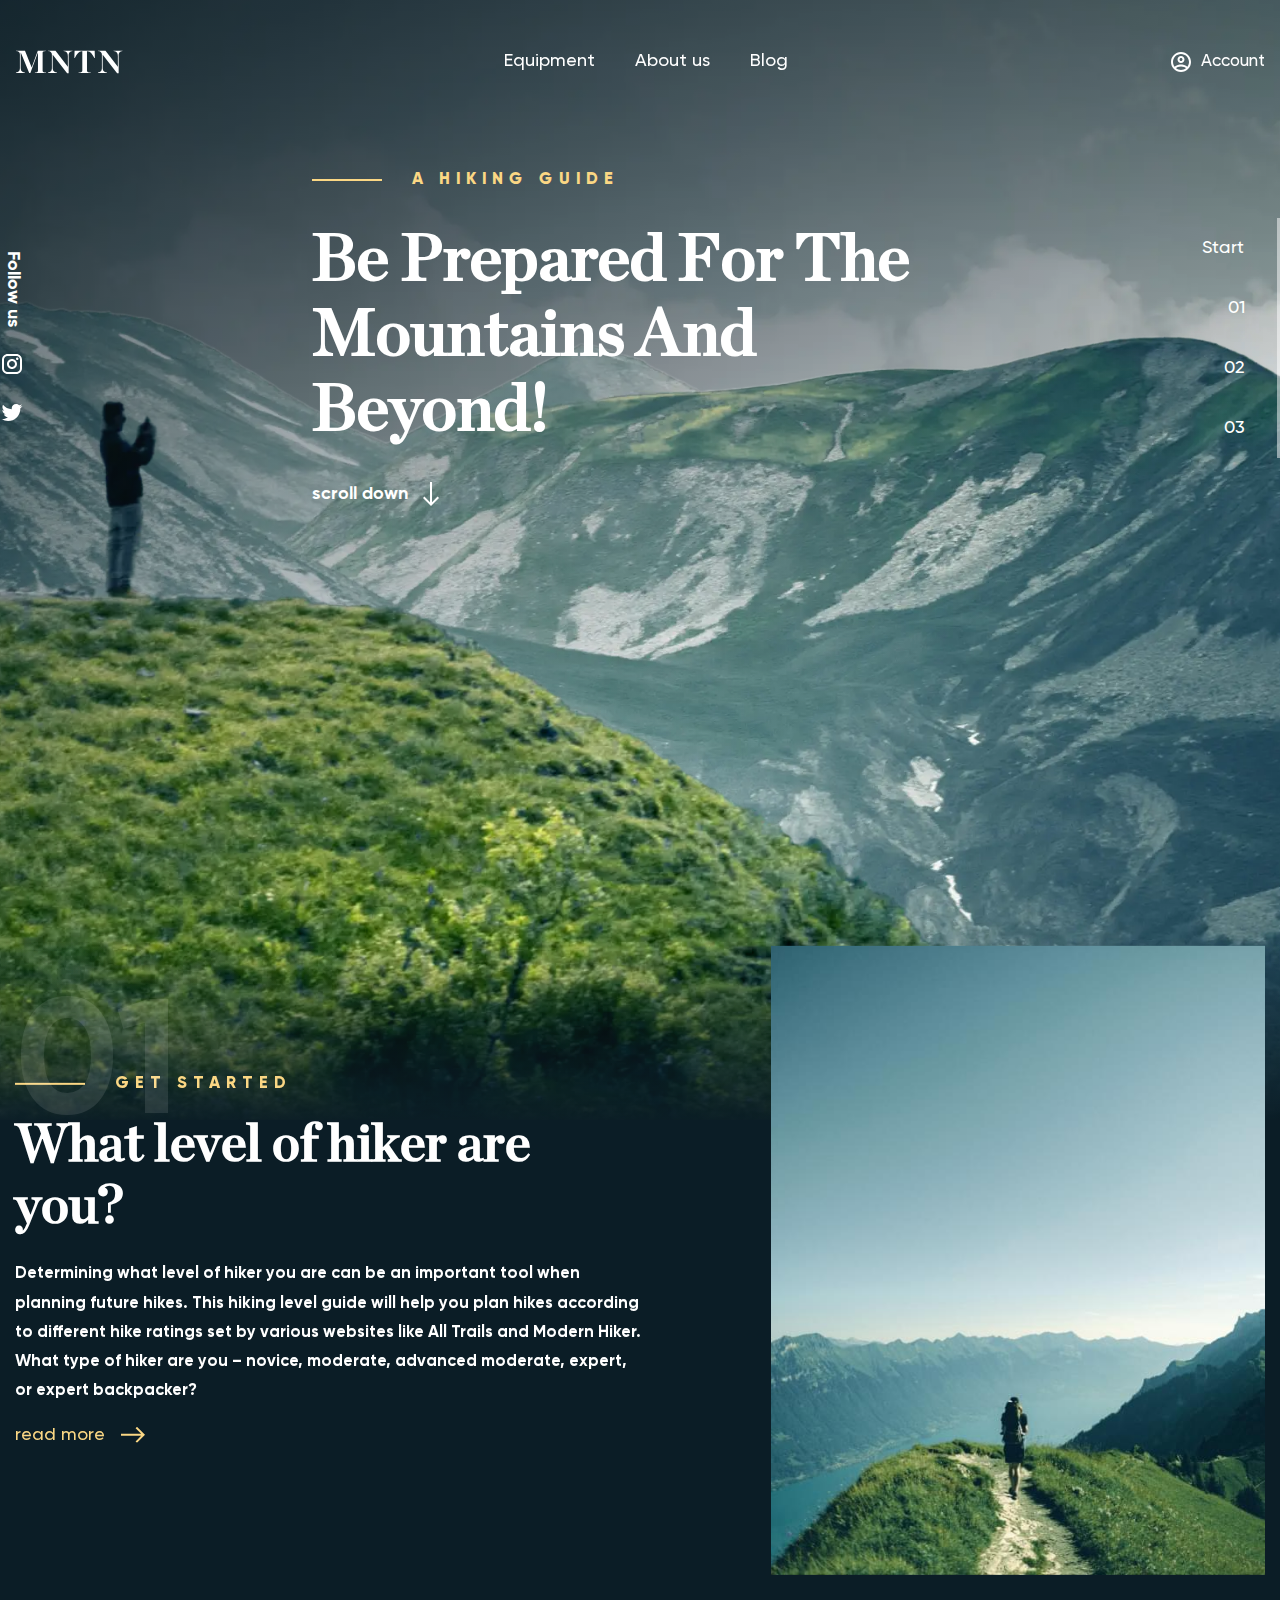
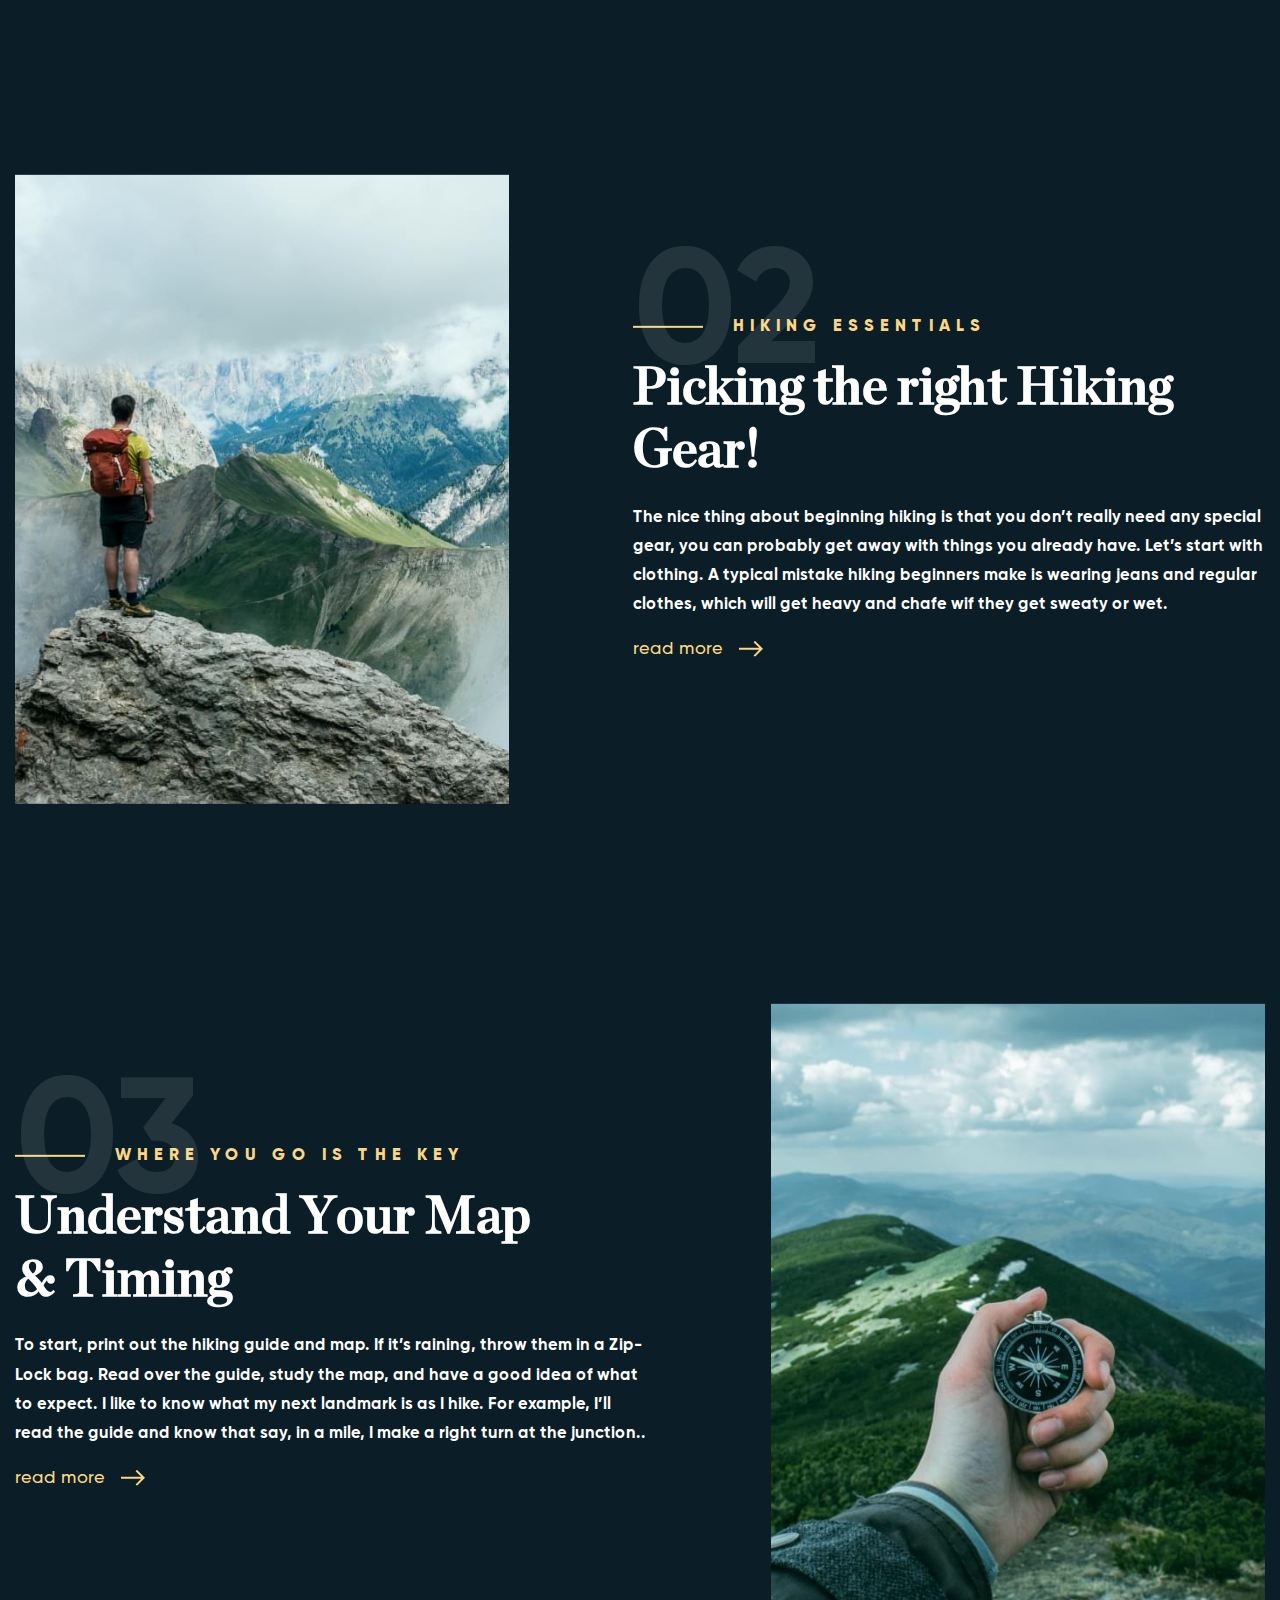
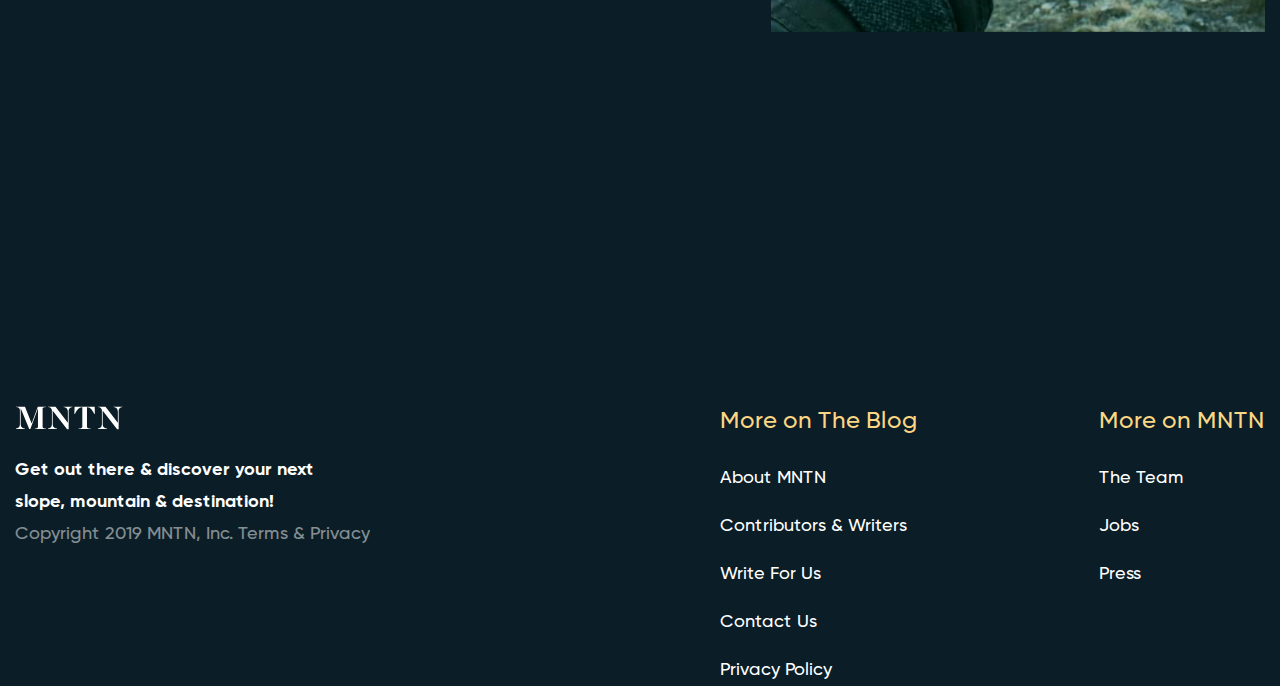
<file: index.html>
<!DOCTYPE html>
<html lang="en">
  <head>
    <head>
   <meta charset="UTF-8">
   <meta http-equiv="X-UA-Compatible" content="IE=edge">
   <meta name="viewport" content="width=device-width, initial-scale=1.0">
   <link rel="stylesheet" href="css/style.min.css?_v=20221020141441">
   <title>MNTN</title>
</head>
  </head>
  <body>
    <div class="wrapper">
      <header class="header">
  <div class="header__container">
    <div class="header__body">
      <a href="" class="header__logo">
        <img src="img/icons/Logo.svg" alt="Logo" />
      </a>
      <nav class="header__menu menu">
        <ul class="menu__list">
          <li class="menu__item">
            <a href="" class="menu__link">Equipment</a>
          </li>
          <li class="menu__item"><a href="" class="menu__link">About us</a></li>
          <li class="menu__item"><a href="" class="menu__link">Blog</a></li>
        </ul>
      </nav>
      <a href="" class="header__account account-header">
        <div class="account-header__icon">
          <img src="img/icons/cart.svg" alt="Cart" />
        </div>
        <div class="account-header__text">Account</div>
      </a>
      <div class="header__icon-menu icon-menu">
        <span></span>
        <span></span>
        <span></span>
      </div>
    </div>
  </div>
</header>

      <main class="page">
        <section class="page__parallax parallax">
          <div class="parallax__body">
            <div class="parallax__container">
              <div class="parallax__social social-parallax">
                <div class="social-parallax__text">Follow us</div>
                <div class="social-parallax__icon">
                  <img src="img/icons/instagram.svg" alt="instagram" />
                </div>
                <div class="social-parallax__icon">
                  <img src="img/icons/twitter.svg" alt="twitter" />
                </div>
              </div>
              <div class="parallax__main main-parallax">
                <div class="main-parallax__purpose purpose">A Hiking guide</div>
                <h1 class="main-parallax__title">
                  Be prepared for the Mountains and beyond!
                </h1>
                <div href="" class="main-parallax__scroll scroll-main-parallax">
                  <div class="scroll-main-parallax__text">scroll down</div>
                  <div class="scroll-main-parallax__icon">
                    <img src="img/icons/arrow_down.svg" alt="arrow_downward" />
                  </div>
                </div>
              </div>
              <div class="parallax__navbar navbar-parallax">
                <ul class="navbar-parallax__list list-navbar">
                  <div href="" class="list-navbar__item">
                    <li class="list-navbar__link">Start</li>
                  </div>
                  <div href="" class="list-navbar__item">
                    <li class="list-navbar__link">01</li>
                  </div>
                  <div href="" class="list-navbar__item">
                    <li class="list-navbar__link">02</li>
                  </div>
                  <div href="" class="list-navbar__item">
                    <li class="list-navbar__link">03</li>
                  </div>
                </ul>
              </div>
            </div>
            <div class="parallax__images images-parallax">
              <div class="images-parallax__item">
                <div class="images-parallax__clouds"></div>
              </div>
              <div class="images-parallax__item">
                <div class="images-parallax__mountains"></div>
              </div>
              <div class="images-parallax__item">
                <div class="images-parallax__human"></div>
              </div>
            </div>
          </div>
        </section>
        <div class="content">
          <div class="content__body">
            <section class="page__block block" id="01">
              <div class="block__container">
                <div class="block__body">
                  <div class="block__content block__content-1 content-block">
                    <div class="content-block__sub-title purpose">
                      GEt Started
                    </div>
                    <h2 class="content-block__title">
                      What level of hiker are you?
                    </h2>
                    <div class="content-block__text">
                      Determining what level of hiker you are can be an
                      important tool when planning future hikes. This hiking
                      level guide will help you plan hikes according to
                      different hike ratings set by various websites like All
                      Trails and Modern Hiker. What type of hiker are you –
                      novice, moderate, advanced moderate, expert, or expert
                      backpacker?
                    </div>
                    <a href="" class="content-block__more more-block">
                      <div class="more-block__text">read more</div>
                      <div class="more-block__icon">
                        <img
                          src="img/icons/arrow-right.svg"
                          alt="arrow-right"
                        />
                      </div>
                    </a>
                  </div>
                  <div class="block__picture">
                    <div class="block__image ibg">
                      <picture><source srcset="img/01.webp" type="image/webp"><img src="img/01.jpg" alt="" /></picture>
                    </div>
                  </div>
                </div>
              </div>
            </section>
            <section class="page__block block" id="02">
              <div class="block__container">
                <div class="block__body block__body-reverse">
                  <div
                    class="block__content content-block content-block-reverse"
                  >
                    <div class="content-block__sub-title purpose">
                      Hiking Essentials
                    </div>
                    <h2 class="content-block__title">
                      Picking the right Hiking Gear!
                    </h2>
                    <div class="content-block__text">
                      The nice thing about beginning hiking is that you don’t
                      really need any special gear, you can probably get away
                      with things you already have. Let’s start with clothing. A
                      typical mistake hiking beginners make is wearing jeans and
                      regular clothes, which will get heavy and chafe wif they
                      get sweaty or wet.
                    </div>
                    <a href="" class="content-block__more more-block">
                      <div class="more-block__text">read more</div>
                      <div class="more-block__icon">
                        <img
                          src="img/icons/arrow-right.svg"
                          alt="arrow-right"
                        />
                      </div>
                    </a>
                  </div>
                  <div class="block__picture">
                    <div class="block__image ibg">
                      <picture><source srcset="img/02.webp" type="image/webp"><img src="img/02.jpg" alt="" /></picture>
                    </div>
                  </div>
                </div>
              </div>
            </section>
            <section class="page__block block" id="03">
              <div class="block__container">
                <div class="block__body">
                  <div class="block__content block__content-3 content-block">
                    <div class="content-block__sub-title purpose">
                      where you go is the key
                    </div>
                    <h2 class="content-block__title">
                      Understand Your Map & Timing
                    </h2>
                    <div class="content-block__text">
                      To start, print out the hiking guide and map. If it’s
                      raining, throw them in a Zip-Lock bag. Read over the
                      guide, study the map, and have a good idea of what to
                      expect. I like to know what my next landmark is as I hike.
                      For example, I’ll read the guide and know that say, in a
                      mile, I make a right turn at the junction..
                    </div>
                    <a href="" class="content-block__more more-block">
                      <div class="more-block__text">read more</div>
                      <div class="more-block__icon">
                        <img
                          src="img/icons/arrow-right.svg"
                          alt="arrow-right"
                        />
                      </div>
                    </a>
                  </div>
                  <div class="block__picture">
                    <div class="block__image ibg">
                      <picture><source srcset="img/03.webp" type="image/webp"><img src="img/03.jpg" alt="" /></picture>
                    </div>
                  </div>
                </div>
              </div>
            </section>
            <footer class="footer">
  <div class="footer__container">
    <div class="footer__body">
      <div class="footer__column column-footer">
        <div class="column-footer__block">
          <div class="column-footer__logo">
            <img src="img/icons/Logo.svg" alt="Logo" />
          </div>
          <div class="column-footer__text">
            Get out there & discover your next slope, mountain & destination!
          </div>
        </div>
        <div class="column-footer__copy">
          Copyright 2019 MNTN, Inc. Terms & Privacy
        </div>
      </div>
      <div class="footer__column column-footer">
        <div class="column-footer__title">More on The Blog</div>
        <nav class="footer__menu menu-footer">
          <ul class="menu-footer__list">
            <li class="menu-footer__item">
              <a href="" class="menu-footer__link">About MNTN</a>
            </li>
            <li class="menu-footer__item">
              <a href="" class="menu-footer__link">Contributors & Writers</a>
            </li>
            <li class="menu-footer__item">
              <a href="" class="menu-footer__link">Write For Us</a>
            </li>
            <li class="menu-footer__item">
              <a href="" class="menu-footer__link">Contact Us</a>
            </li>
            <li class="menu-footer__item">
              <a href="" class="menu-footer__link">Privacy Policy</a>
            </li>
          </ul>
        </nav>
      </div>
      <div class="footer__column column-footer">
        <div class="column-footer__title">More on MNTN</div>
        <nav class="footer__menu menu-footer">
          <ul class="menu-footer__list">
            <li class="menu-footer__item">
              <a href="" class="menu-footer__link">The Team</a>
            </li>
            <li class="menu-footer__item">
              <a href="" class="menu-footer__link">Jobs</a>
            </li>
            <li class="menu-footer__item">
              <a href="" class="menu-footer__link">Press</a>
            </li>
          </ul>
        </nav>
      </div>
    </div>
  </div>
</footer>

          </div>
        </div>
      </main>
    </div>
  </body>
  <script src="js/app.min.js?_v=20221020141441"></script>
</html>
</file>
<file: css/style.min.css>
@font-face{font-family:Gilroy;font-display:swap;src:url(../fonts/Gilroy-Bold.woff2) format("woff2"),url(../fonts/Gilroy-Bold.woff);font-weight:700;font-style:normal}@font-face{font-family:Chronicle;font-display:swap;src:url(../fonts/Chronicle-Display-Bold.woff2) format("woff2"),url(../fonts/Chronicle-Display-Bold.woff);font-weight:400;font-style:normal}@font-face{font-family:Gilroy;font-display:swap;src:url(../fonts/Gilroy-Extrabold.woff2) format("woff2"),url(../fonts/Gilroy-Extrabold.woff);font-weight:800;font-style:normal}@font-face{font-family:Gilroy;font-display:swap;src:url(../fonts/Gilroy-Medium.woff2) format("woff2"),url(../fonts/Gilroy-Medium.woff);font-weight:500;font-style:normal}@font-face{font-family:Chronicle;font-display:swap;src:url(../fonts/Chronicle-Display-Semibold.woff2) format("woff2"),url(../fonts/Chronicle-Display-Semibold.woff);font-weight:400;font-style:normal}*{padding:0;margin:0;border:0}*,:after,:before{-webkit-box-sizing:border-box;box-sizing:border-box}:active,:focus{outline:0}a:active,a:focus{outline:0}aside,footer,header,nav{display:block}body,html{height:100%;line-height:1}body{width:100%;-ms-text-size-adjust:100%;-moz-text-size-adjust:100%;-webkit-text-size-adjust:100%;font-family:Gilroy;font-weight:400;background:#0b1d26;font-size:18px;color:#fff}button,input,textarea{font-family:inherit}input::-ms-clear{display:none}button{cursor:pointer}button::-moz-focus-inner{padding:0;border:0}a,a:visited{text-decoration:none}a:hover{text-decoration:none}ul li{list-style:none}img{vertical-align:top}h1,h2,h3,h4,h5,h6{font-size:inherit;font-weight:400}[class*=__container]{max-width:76.14%;margin:0 auto;padding:0 15px}.wrapper{display:-webkit-box;display:-ms-flexbox;display:flex;-webkit-box-orient:vertical;-webkit-box-direction:normal;-ms-flex-direction:column;flex-direction:column;min-height:100%;max-width:100%;height:100%}.page{-webkit-box-flex:1;-ms-flex:1 1 auto;flex:1 1 auto;min-height:100%;height:100%}.ibg{background-repeat:no-repeat;background-size:cover;background-position:center}.ibg img{display:none}.header{position:absolute;width:100%;top:0;left:0;z-index:50;background-color:transparent}.header__container{max-width:91.6%;margin:0 auto}.header__body{padding:64px 0;display:-webkit-box;display:-ms-flexbox;display:flex;-webkit-box-pack:justify;-ms-flex-pack:justify;justify-content:space-between;-webkit-box-align:center;-ms-flex-align:center;align-items:center}.header__logo{padding:0 15px 0 0;position:relative;z-index:5}.header__menu{-webkit-box-flex:1;-ms-flex:1 1 auto;flex:1 1 auto}.header__account{padding:0 0 0 15px}.menu{display:-webkit-box;display:-ms-flexbox;display:flex;-webkit-box-pack:center;-ms-flex-pack:center;justify-content:center;-webkit-box-align:center;-ms-flex-align:center;align-items:center}.menu__list{display:-webkit-box;display:-ms-flexbox;display:flex;gap:40px;-ms-flex-wrap:wrap;flex-wrap:wrap}.menu__link{font-size:18px;line-height:122.2222222222%;color:#fff;-webkit-transition:all .3s ease 0s;-o-transition:all .3s ease 0s;transition:all .3s ease 0s}.account-header{display:-webkit-box;display:-ms-flexbox;display:flex;-webkit-box-pack:end;-ms-flex-pack:end;justify-content:flex-end;-webkit-box-align:center;-ms-flex-align:center;align-items:center;position:relative;z-index:5}.account-header__icon{margin:0 8px 0 0}.account-header__text{font-size:17px;line-height:123.5294117647%;color:#fff}.footer__body{display:-webkit-box;display:-ms-flexbox;display:flex;-webkit-box-pack:center;-ms-flex-pack:center;justify-content:center;-webkit-box-align:start;-ms-flex-align:start;align-items:flex-start;gap:14.5%}.footer__column{display:-webkit-box;display:-ms-flexbox;display:flex;-webkit-box-orient:vertical;-webkit-box-direction:normal;-ms-flex-direction:column;flex-direction:column}.footer__column:first-child{-webkit-box-flex:1;-ms-flex:1 1 auto;flex:1 1 auto}.column-footer__block{-webkit-box-flex:1;-ms-flex:1 1 auto;flex:1 1 auto;display:-webkit-box;display:-ms-flexbox;display:flex;-webkit-box-orient:vertical;-webkit-box-direction:normal;-ms-flex-direction:column;flex-direction:column;gap:24px}.column-footer__text{max-width:300px;font-weight:700;font-size:18px;line-height:178%;color:#fff}.column-footer__copy{font-family:Gilroy;font-weight:500;font-size:18px;line-height:178%;color:#fff;opacity:.5}.column-footer__title{font-size:24px;line-height:133%;margin:0 0 24px 0;color:#fbd784}.menu-footer__list{display:-webkit-box;display:-ms-flexbox;display:flex;-webkit-box-orient:vertical;-webkit-box-direction:normal;-ms-flex-direction:column;flex-direction:column;gap:16px}.menu-footer__link{font-family:Gilroy;font-weight:500;font-size:18px;line-height:178%;color:#fff}.purpose{display:-webkit-box;display:-ms-flexbox;display:flex;-webkit-box-align:center;-ms-flex-align:center;align-items:center;font-weight:800;font-size:calc(14px + 4 * ((100vw - 320px)/ 1600));line-height:122.2222222222%;letter-spacing:6px;text-transform:uppercase;color:#fbd784}.purpose::before{content:"";-webkit-box-flex:0;-ms-flex:0 0 70px;flex:0 0 70px;margin:0 30px 0 0;background-color:#fbd784;height:2px}.parallax{min-height:100vh}.parallax__body{position:fixed;width:100%;height:100%;top:0;left:0}.parallax__container{max-width:91.6%;margin:0 auto;text-transform:uppercase;position:relative;z-index:2;display:-webkit-box;display:-ms-flexbox;display:flex;-webkit-box-align:center;-ms-flex-align:center;align-items:center;padding:287px 0 0 0}.parallax__images{position:absolute;top:-10%;left:-10%;width:120%;height:120%;z-index:1}.images-parallax::after{content:"";position:absolute;top:0;left:0;width:100%;height:100%;z-index:2;background:-o-linear-gradient(119.76deg,rgba(11,29,38,0) 31.06%,#0b1d26 108.93%);background:linear-gradient(330.24deg,rgba(11,29,38,0) 31.06%,#0b1d26 108.93%)}.images-parallax__item{position:absolute;top:0;left:0;width:100%;height:100%}.no-webp .images-parallax__clouds{background:url(../img/clouds.jpg) center/cover no-repeat}.images-parallax__clouds{position:absolute;left:0;width:100%;height:100%;top:0;z-index:0}.no-webp .images-parallax__mountains{background:url(../img/mountains.png) top/cover no-repeat}.images-parallax__mountains{position:absolute;left:0;width:100%;height:100%;top:30%;z-index:2}.no-webp .images-parallax__human{background:url(../img/human.png) top/cover no-repeat}.images-parallax__human{position:absolute;left:0;width:100%;height:100%;top:45%;z-index:3}.social-parallax{display:-webkit-box;display:-ms-flexbox;display:flex;-webkit-box-orient:vertical;-webkit-box-direction:normal;-ms-flex-direction:column;flex-direction:column;-webkit-box-align:center;-ms-flex-align:center;align-items:center;gap:24px}.social-parallax__text{text-transform:none;font-weight:700;font-size:18px;line-height:122.2222222222%;color:#fff;-webkit-writing-mode:vertical-rl;-ms-writing-mode:tb-rl;writing-mode:vertical-rl}.main-parallax{padding:0 0 0 22.5%}.main-parallax>:not(:last-child){margin:0 0 33px 0}.main-parallax__title{max-width:75.1%;font-family:Chronicle;font-style:normal;font-weight:600;font-size:calc(33px + 55 * ((100vw - 320px)/ 1600));line-height:114%;text-transform:capitalize;color:#fff}.scroll-main-parallax{display:-webkit-inline-box;display:-ms-inline-flexbox;display:inline-flex;-webkit-box-pack:center;-ms-flex-pack:center;justify-content:center;-webkit-box-align:center;-ms-flex-align:center;align-items:center;cursor:pointer;gap:15px}.scroll-main-parallax__text{font-weight:700;font-size:18px;line-height:22px;text-transform:none;color:#fff}.list-navbar{display:-webkit-box;display:-ms-flexbox;display:flex;-webkit-box-orient:vertical;-webkit-box-direction:normal;-ms-flex-direction:column;flex-direction:column}.list-navbar__item{display:-webkit-box;display:-ms-flexbox;display:flex;-webkit-box-pack:end;-ms-flex-pack:end;justify-content:flex-end;-webkit-box-align:center;-ms-flex-align:center;align-items:center}.list-navbar__item::after{content:"";-webkit-box-flex:0;-ms-flex:0 0 3px;flex:0 0 3px;height:60px;margin:0 0 0 32px;background-color:#fff;opacity:.5;-webkit-transition:all .3s ease 0s;-o-transition:all .3s ease 0s;transition:all .3s ease 0s}.list-navbar__item:hover::after{opacity:1}.list-navbar__link{font-size:18px;line-height:22px;color:#fff;text-transform:none}.content{margin:220px 0 0 0;background-color:#0b1d26;position:relative;z-index:2}.content::before{content:"";pointer-events:none;position:absolute;top:0;left:0;width:100%;height:300px;-webkit-transform:translate(0,-60%);-ms-transform:translate(0,-60%);transform:translate(0,-60%);background:-webkit-gradient(linear,left top,left bottom,from(rgba(11,29,38,0)),color-stop(61.38%,#0b1d26));background:-o-linear-gradient(top,rgba(11,29,38,0) 0,#0b1d26 61.38%);background:linear-gradient(180deg,rgba(11,29,38,0) 0,#0b1d26 61.38%)}.content__body{display:-webkit-box;display:-ms-flexbox;display:flex;-webkit-box-orient:vertical;-webkit-box-direction:normal;-ms-flex-direction:column;flex-direction:column}.block{-webkit-transform:translate(0,-27.7%);-ms-transform:translate(0,-27.7%);transform:translate(0,-27.7%)}.block:not(:last-child){margin:0 0 200px 0}.block__body{display:-webkit-box;display:-ms-flexbox;display:flex;-webkit-box-pack:justify;-ms-flex-pack:justify;justify-content:space-between;-webkit-box-align:center;-ms-flex-align:center;align-items:center}.block__body-reverse{-webkit-box-orient:horizontal;-webkit-box-direction:reverse;-ms-flex-direction:row-reverse;flex-direction:row-reverse}.block__content{position:relative;-webkit-box-flex:0;-ms-flex:0 1 53.48%;flex:0 1 53.48%}.block__content-1::before{content:"01";position:absolute;z-index:1;left:-23.73%;top:-23.46%;font-family:Gilroy;font-weight:700;font-size:calc(50px + 190 * ((100vw - 320px)/ 1600));line-height:100%;color:#fff;opacity:.1}.block__content-3::before{content:"03";position:absolute;left:-23.73%;top:-23.46%;font-family:Gilroy;font-weight:700;font-size:calc(50px + 190 * ((100vw - 320px)/ 1600));line-height:100%;color:#fff;opacity:.1}.block__picture{position:relative;-webkit-box-flex:0;-ms-flex:0 1 39.53%;flex:0 1 39.53%;padding:0 0 50.3% 0}.block__image{position:absolute;top:0;left:0;width:100%;height:100%}.content-block{max-width:632px}.content-block-reverse{max-width:632px}.content-block-reverse::before{content:"02";position:absolute;left:-23.73%;top:-23.46%;font-family:Gilroy;font-weight:700;font-size:calc(50px + 190 * ((100vw - 320px)/ 1600));line-height:100%;color:#fff;opacity:.1}.content-block>:not(:last-child){margin:0 0 27px 0}.content-block__sub-title{-webkit-box-pack:start;-ms-flex-pack:start;justify-content:flex-start}.content-block__title{font-family:Chronicle;max-width:555px;font-weight:600;font-size:calc(35px + 29 * ((100vw - 320px)/ 1600));line-height:120.3125%;color:#fff}.content-block__text{font-weight:700;font-size:calc(14px + 4 * ((100vw - 320px)/ 1600));line-height:178%;color:#fff}.more-block{display:-webkit-box;display:-ms-flexbox;display:flex;-webkit-box-align:center;-ms-flex-align:center;align-items:center;gap:16px}.more-block__text{font-size:18px;line-height:122.2222222222%;color:#fbd784}@media (max-width:1750px){.content-block-reverse::before{left:-10%}}@media (max-width:1440px){[class*=__container]{max-width:none}.header__body{padding:50px 0}.parallax__container{padding:170px 0 0 0}.block__content-1::before{left:0}.block__content-3::before{left:0}.content-block-reverse::before{left:0}.content-block>:not(:last-child){margin:0 0 20px 0}}@media (max-width:1210px){.block{-webkit-transform:translate(0,0);-ms-transform:translate(0,0);transform:translate(0,0)}.content-block{max-width:80%}.content-block-reverse{max-width:80%}}@media (max-width:1150px){.footer__body{-ms-flex-wrap:wrap;flex-wrap:wrap;gap:50px}.footer__column:first-child{-webkit-box-flex:1;-ms-flex:1 1 100%;flex:1 1 100%}.footer__column:nth-child(2),.footer__column:nth-child(3){-webkit-box-flex:0;-ms-flex:0 1 50%;flex:0 1 50%;max-width:45%}}@media (max-width:1024px){.content-block>:not(:last-child){margin:0 0 15px 0}}@media (max-width:767px){.header__container{max-width:none}.header__logo{-webkit-box-flex:1;-ms-flex:1 1 auto;flex:1 1 auto}.header__icon-menu{display:block;position:relative;width:60px;height:32px;margin:0 0 0 30px;cursor:pointer;z-index:5}.header__icon-menu span{position:absolute;width:100%;height:4px;top:14px;left:0;background-color:#fff;-webkit-transition:all .3s ease 0s;-o-transition:all .3s ease 0s;transition:all .3s ease 0s}.header__icon-menu span:first-child{top:0}.header__icon-menu span:last-child{top:auto;bottom:0}.header__icon-menu.active span{background-color:#fff;-webkit-transform:scale(0);-ms-transform:scale(0);transform:scale(0)}.header__icon-menu.active span:first-child{-webkit-transform:rotate(-45deg);-ms-transform:rotate(-45deg);transform:rotate(-45deg);top:14px}.header__icon-menu.active span:last-child{-webkit-transform:rotate(45deg);-ms-transform:rotate(45deg);transform:rotate(45deg);bottom:14px}.header::before{content:"";position:absolute;top:0;left:-100%;width:100%;height:100%;background-color:#0b1d26;z-index:3;padding:0 0 100px 0;opacity:0;visibility:hidden;-webkit-transition:all .3s ease 0s;-o-transition:all .3s ease 0s;transition:all .3s ease 0s}.header.active::before{left:0;opacity:1;visibility:visible}.menu{position:fixed;width:100%;height:100%;top:0;left:-100%;background-color:#0b1d26;overflow:auto;padding:30px 0 20px 0;z-index:2;-webkit-transition:all .3s ease 0s;-o-transition:all .3s ease 0s;transition:all .3s ease 0s}.menu.active{left:0}.menu__list{-webkit-box-flex:1;-ms-flex:1 1 100%;flex:1 1 100%;-webkit-box-orient:vertical;-webkit-box-direction:normal;-ms-flex-direction:column;flex-direction:column;-webkit-box-pack:center;-ms-flex-pack:center;justify-content:center;-webkit-box-align:center;-ms-flex-align:center;align-items:center;text-align:center}.menu__item{margin:0}.menu__item:not(:last-child){margin:0 0 20px 0}.menu__link{font-size:40px}.purpose{-webkit-box-pack:center;-ms-flex-pack:center;justify-content:center}.purpose::before{-webkit-box-flex:0;-ms-flex:0 0 50px;flex:0 0 50px;margin:0 10px 0 0}.parallax__container{max-width:none}.parallax__container{padding:130px 15px 0 15px}.social-parallax{display:none}.main-parallax{padding:0;display:-webkit-box;display:-ms-flexbox;display:flex;-webkit-box-orient:vertical;-webkit-box-direction:normal;-ms-flex-direction:column;flex-direction:column;-webkit-box-pack:center;-ms-flex-pack:center;justify-content:center}.main-parallax__title{max-width:none;text-align:center}.list-navbar{display:none}.block__body{-webkit-box-orient:vertical;-webkit-box-direction:reverse;-ms-flex-direction:column-reverse;flex-direction:column-reverse}.block__body-reverse{-webkit-box-orient:vertical;-webkit-box-direction:reverse;-ms-flex-direction:column-reverse;flex-direction:column-reverse}.block__content{-webkit-box-flex:0;-ms-flex:0;flex:0;padding:0}.block__content-1::before{top:-10%}.block__picture{padding:0 0 100% 0;width:100%;margin:0 0 50px 0}.content-block{max-width:none}.content-block-reverse{max-width:none}}@media (max-width:767px) and (max-width:424px){.header__icon-menu{width:40px;height:21px;margin:0 0 0 15px}.header__icon-menu span{height:2px;top:9.5px}.header__icon-menu.active span{-webkit-transform:scale(0);-ms-transform:scale(0);transform:scale(0)}.header__icon-menu.active span:first-child{-webkit-transform:rotate(-45deg);-ms-transform:rotate(-45deg);transform:rotate(-45deg);top:9.5px}.header__icon-menu.active span:last-child{-webkit-transform:rotate(45deg);-ms-transform:rotate(45deg);transform:rotate(45deg);bottom:9.5px}}@media (max-width:727px){.block:not(:last-child){margin:0 0 100px 0}}@media (max-width:600px){.block__content-3::before{top:-10%}.content-block-reverse::before{top:-10%}}@media (max-width:550px){.footer__column:nth-child(2),.footer__column:nth-child(3){-webkit-box-flex:1;-ms-flex:1 1 100%;flex:1 1 100%;max-width:none}.column-footer{text-align:center}.column-footer__text{-ms-flex-item-align:center;-ms-grid-row-align:center;align-self:center}.menu-footer__list{-webkit-box-align:center;-ms-flex-align:center;align-items:center}}@media (max-width:424px){.purpose::before{-webkit-box-flex:0;-ms-flex:0 0 25px;flex:0 0 25px}}@media (max-width:330px){.header__logo{display:none}.header__account{padding:0}}@media (max-aspect-ratio:3/2){.images-parallax__human{background-position:20% top}}.webp .images-parallax__clouds{background:url(../img/clouds.webp) center/cover no-repeat}.webp .images-parallax__mountains{background:url(../img/mountains.webp) top/cover no-repeat}.webp .images-parallax__human{background:url(../img/human.webp) top/cover no-repeat}
</file>
